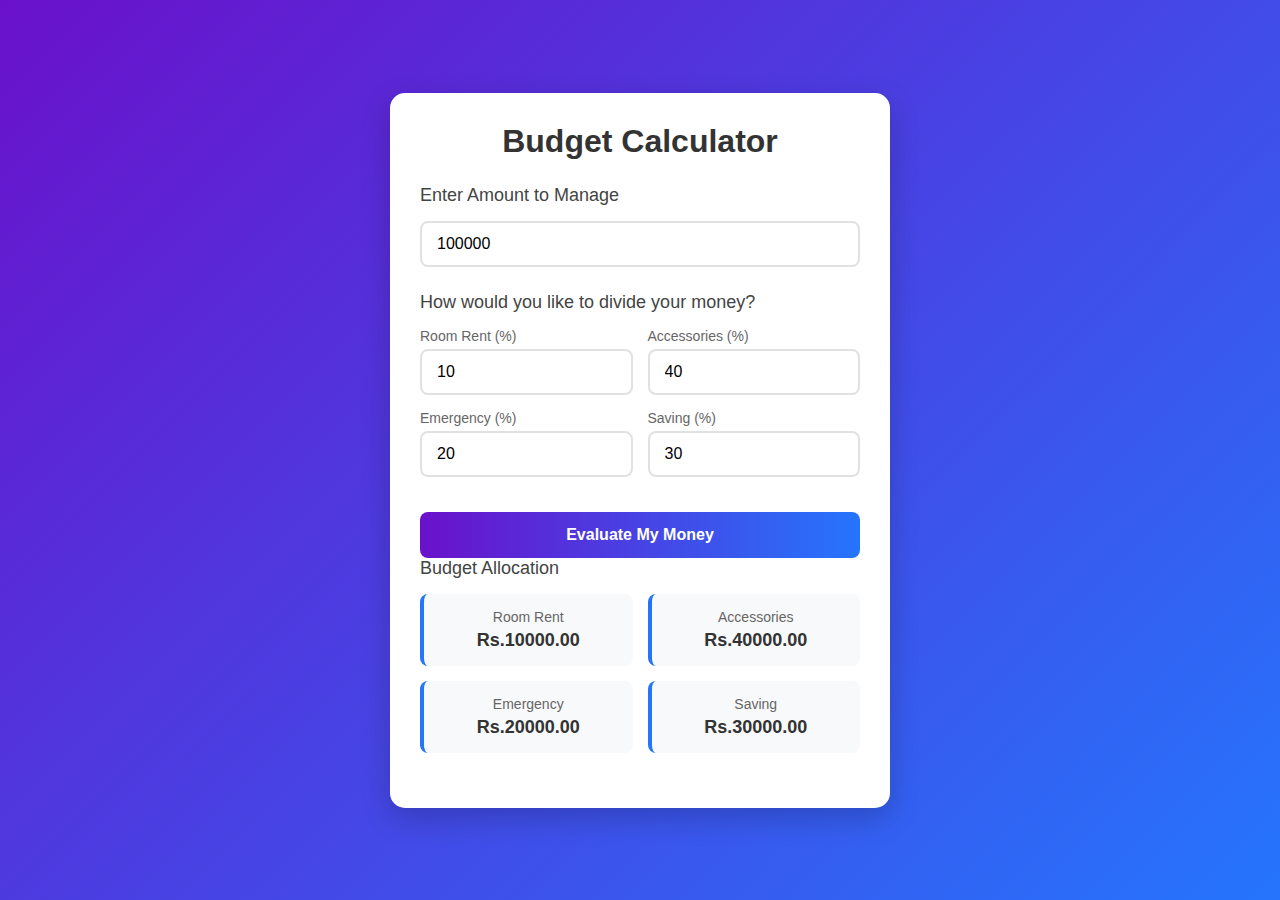
<file: index.html>
<!DOCTYPE html>
<html lang="en">
<head>
    <meta charset="UTF-8">
    <meta name="viewport" content="width=device-width, initial-scale=1.0">
    <title>Budget Calculator</title>
    <link rel="stylesheet" href="style.css">
</head>
<body>
    <div class="container">
        <h1>Budget Calculator</h1>
        
        <div class="input-section">
            <div class="section-title">Enter Amount to Manage</div>
            <input type="number" id="amount" placeholder="Enter amount" min="0" value="100000">
        </div>
        
        <div class="percentage-section">
            <div class="section-title">How would you like to divide your money?</div>
            <div class="percentage-grid">
                <div class="percentage-item">
                    <label for="roomRent">Room Rent (%)</label>
                    <input type="number" id="roomRent" placeholder="Percentage" min="0" max="100" value="10">
                </div>
                <div class="percentage-item">
                    <label for="accessories">Accessories (%)</label>
                    <input type="number" id="accessories" placeholder="Percentage" min="0" max="100" value="40">
                </div>
                <div class="percentage-item">
                    <label for="emergency">Emergency (%)</label>
                    <input type="number" id="emergency" placeholder="Percentage" min="0" max="100" value="20">
                </div>
                <div class="percentage-item">
                    <label for="saving">Saving (%)</label>
                    <input type="number" id="saving" placeholder="Percentage" min="0" max="100" value="30">
                </div>
            </div>
        </div>
        
        <button id="evaluateBtn">Evaluate My Money</button>
        
        <div class="alert" id="alertMessage">
            The percentages don't add up to 100%. Please adjust your values.
        </div>
        
        <div class="result-section">
            <div class="section-title">Budget Allocation</div>
            <div class="result-grid">
                <div class="result-item">
                    <div class="result-label">Room Rent</div>
                    <div class="result-value" id="roomRentResult">Rs.0.00</div>
                </div>
                <div class="result-item">
                    <div class="result-label">Accessories</div>
                    <div class="result-value" id="accessoriesResult">Rs.0.00</div>
                </div>
                <div class="result-item">
                    <div class="result-label">Emergency</div>
                    <div class="result-value" id="emergencyResult">Rs.0.00</div>
                </div>
                <div class="result-item">
                    <div class="result-label">Saving</div>
                    <div class="result-value" id="savingResult">Rs.0.00</div>
                </div>
            </div>
        </div>
    </div>

    <script src="https://code.jquery.com/jquery-3.6.0.min.js"></script>
    <script src="script.js"></script>
</body>
</html>
</file>
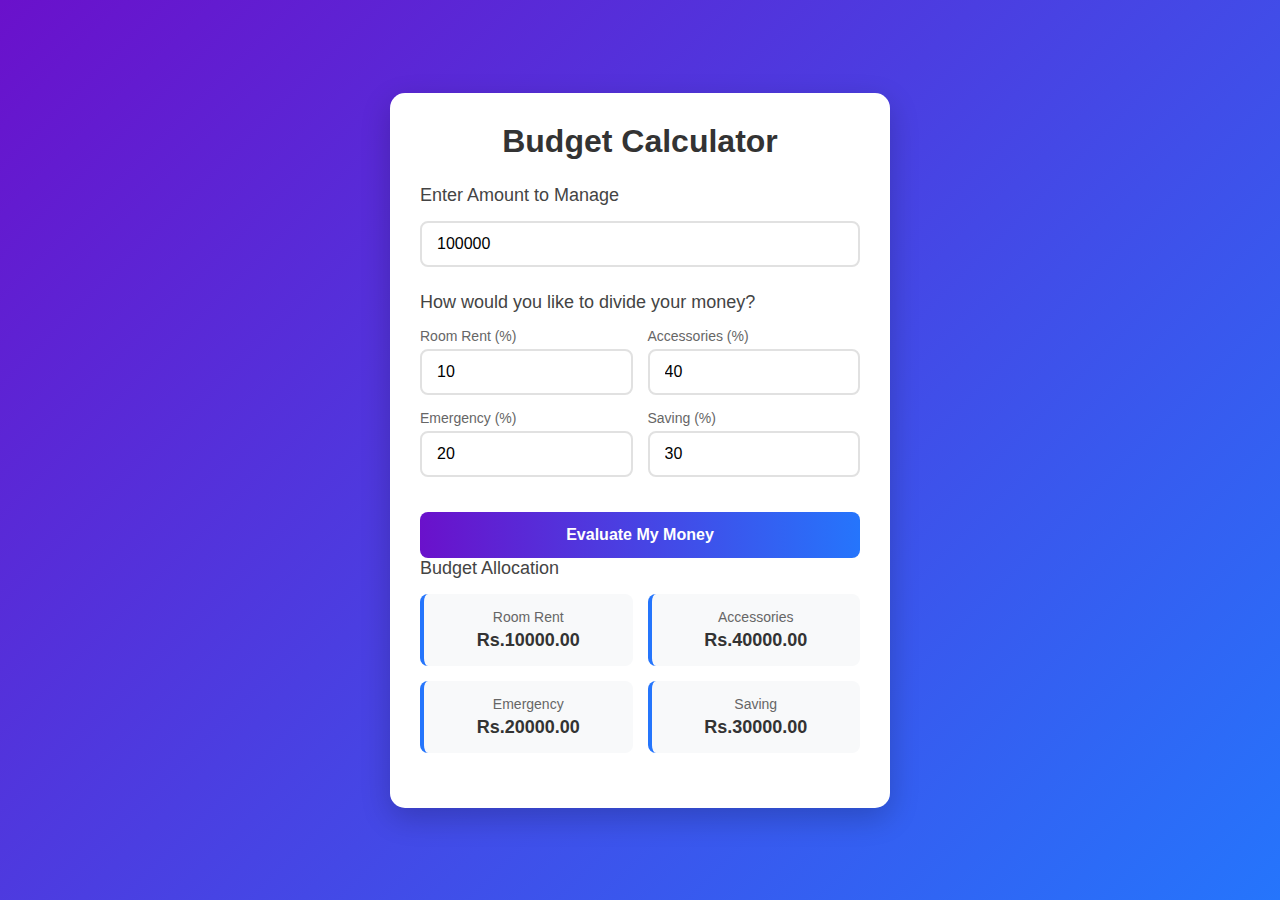
<file: 6th.html>
<!DOCTYPE html>
<html lang="en">
<head>
    <meta charset="UTF-8">
    <meta name="viewport" content="width=device-width, initial-scale=1.0">
    <title>Budget Calculator</title>
    <link rel="stylesheet" href="style.css">
</head>
<body>
    <div class="container">
        <h1>Budget Calculator</h1>
        
        <div class="input-section">
            <div class="section-title">Enter Amount to Manage</div>
            <input type="number" id="amount" placeholder="Enter amount" min="0" value="100000">
        </div>
        
        <div class="percentage-section">
            <div class="section-title">How would you like to divide your money?</div>
            <div class="percentage-grid">
                <div class="percentage-item">
                    <label for="roomRent">Room Rent (%)</label>
                    <input type="number" id="roomRent" placeholder="Percentage" min="0" max="100" value="10">
                </div>
                <div class="percentage-item">
                    <label for="accessories">Accessories (%)</label>
                    <input type="number" id="accessories" placeholder="Percentage" min="0" max="100" value="40">
                </div>
                <div class="percentage-item">
                    <label for="emergency">Emergency (%)</label>
                    <input type="number" id="emergency" placeholder="Percentage" min="0" max="100" value="20">
                </div>
                <div class="percentage-item">
                    <label for="saving">Saving (%)</label>
                    <input type="number" id="saving" placeholder="Percentage" min="0" max="100" value="30">
                </div>
            </div>
        </div>
        
        <button id="evaluateBtn">Evaluate My Money</button>
        
        <div class="alert" id="alertMessage">
            The percentages don't add up to 100%. Please adjust your values.
        </div>
        
        <div class="result-section">
            <div class="section-title">Budget Allocation</div>
            <div class="result-grid">
                <div class="result-item">
                    <div class="result-label">Room Rent</div>
                    <div class="result-value" id="roomRentResult">Rs.0.00</div>
                </div>
                <div class="result-item">
                    <div class="result-label">Accessories</div>
                    <div class="result-value" id="accessoriesResult">Rs.0.00</div>
                </div>
                <div class="result-item">
                    <div class="result-label">Emergency</div>
                    <div class="result-value" id="emergencyResult">Rs.0.00</div>
                </div>
                <div class="result-item">
                    <div class="result-label">Saving</div>
                    <div class="result-value" id="savingResult">Rs.0.00</div>
                </div>
            </div>
        </div>
    </div>

    <script src="https://code.jquery.com/jquery-3.6.0.min.js"></script>
    <script src="script.js"></script>
</body>
</html>
</file>
<file: style.css>
* {
    box-sizing: border-box;
    margin: 0;
    padding: 0;
    font-family: 'Segoe UI', Tahoma, Geneva, Verdana, sans-serif;
}

body {
    background: linear-gradient(135deg, #6a11cb 0%, #2575fc 100%);
    min-height: 100vh;
    display: flex;
    justify-content: center;
    align-items: center;
    padding: 20px;
}

.container {
    background-color: white;
    border-radius: 15px;
    box-shadow: 0 10px 30px rgba(0, 0, 0, 0.2);
    width: 100%;
    max-width: 500px;
    padding: 30px;
}

h1 {
    text-align: center;
    color: #333;
    margin-bottom: 25px;
    font-weight: 600;
}

.input-section, .percentage-section, .result-section {
    margin-bottom: 25px;
}

.section-title {
    font-size: 18px;
    color: #444;
    margin-bottom: 15px;
    font-weight: 500;
}

input[type="number"] {
    width: 100%;
    padding: 12px 15px;
    border: 2px solid #e1e1e1;
    border-radius: 8px;
    font-size: 16px;
    transition: all 0.3s;
}

input[type="number"]:focus {
    border-color: #2575fc;
    outline: none;
    box-shadow: 0 0 0 3px rgba(37, 117, 252, 0.2);
}

.percentage-grid {
    display: grid;
    grid-template-columns: 1fr 1fr;
    gap: 15px;
}

.percentage-item {
    display: flex;
    flex-direction: column;
}

.percentage-item label {
    font-size: 14px;
    color: #666;
    margin-bottom: 5px;
}

button {
    background: linear-gradient(to right, #6a11cb, #2575fc);
    color: white;
    border: none;
    border-radius: 8px;
    padding: 14px 20px;
    font-size: 16px;
    font-weight: 600;
    cursor: pointer;
    width: 100%;
    transition: all 0.3s;
    margin-top: 10px;
}

button:hover {
    transform: translateY(-2px);
    box-shadow: 0 5px 15px rgba(0, 0, 0, 0.2);
}

.result-grid {
    display: grid;
    grid-template-columns: 1fr 1fr;
    gap: 15px;
}

.result-item {
    background-color: #f8f9fa;
    border-radius: 8px;
    padding: 15px;
    text-align: center;
    border-left: 4px solid #2575fc;
}

.result-label {
    font-size: 14px;
    color: #666;
    margin-bottom: 5px;
}

.result-value {
    font-size: 18px;
    font-weight: 600;
    color: #333;
}

.alert {
    background-color: #ffebee;
    color: #c62828;
    padding: 12px;
    border-radius: 8px;
    margin-top: 15px;
    text-align: center;
    display: none;
}

@media (max-width: 480px) {
    .percentage-grid, .result-grid {
        grid-template-columns: 1fr;
    }
    
    .container {
        padding: 20px;
    }
}
</file>
